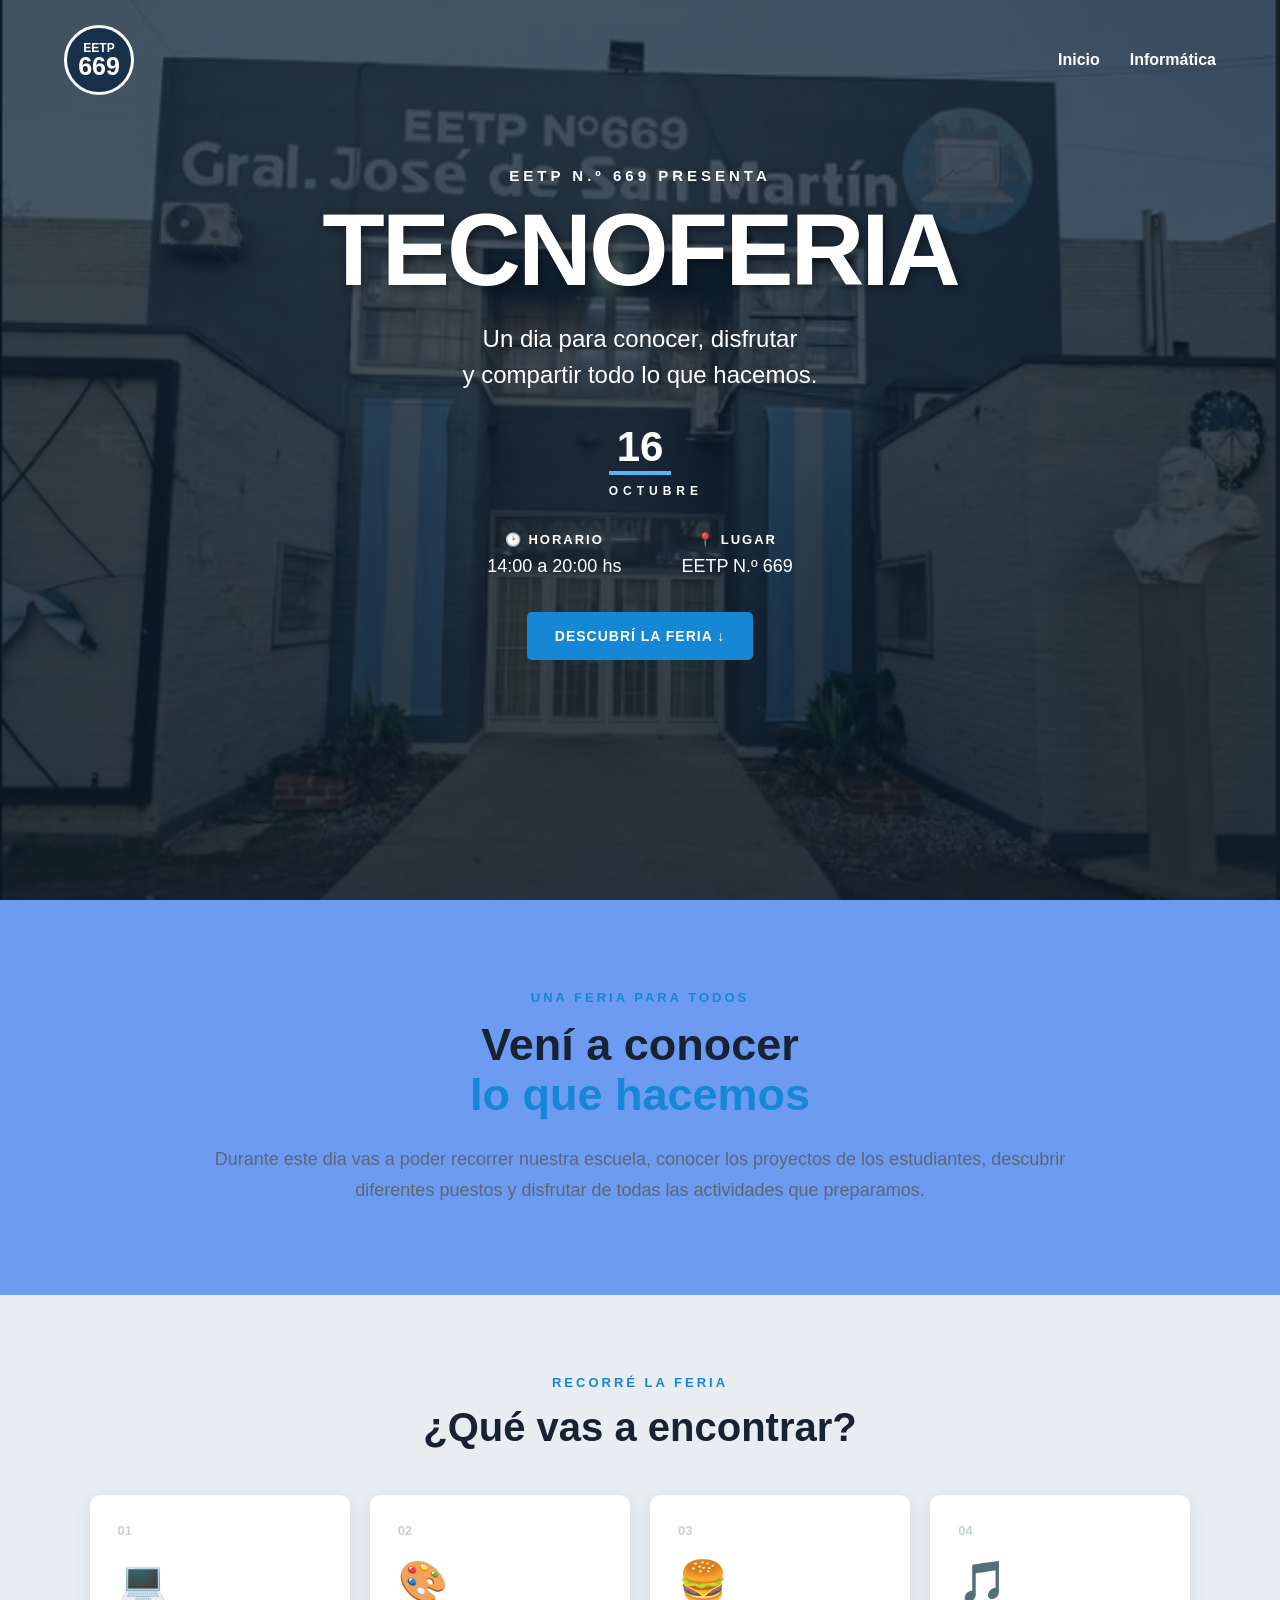
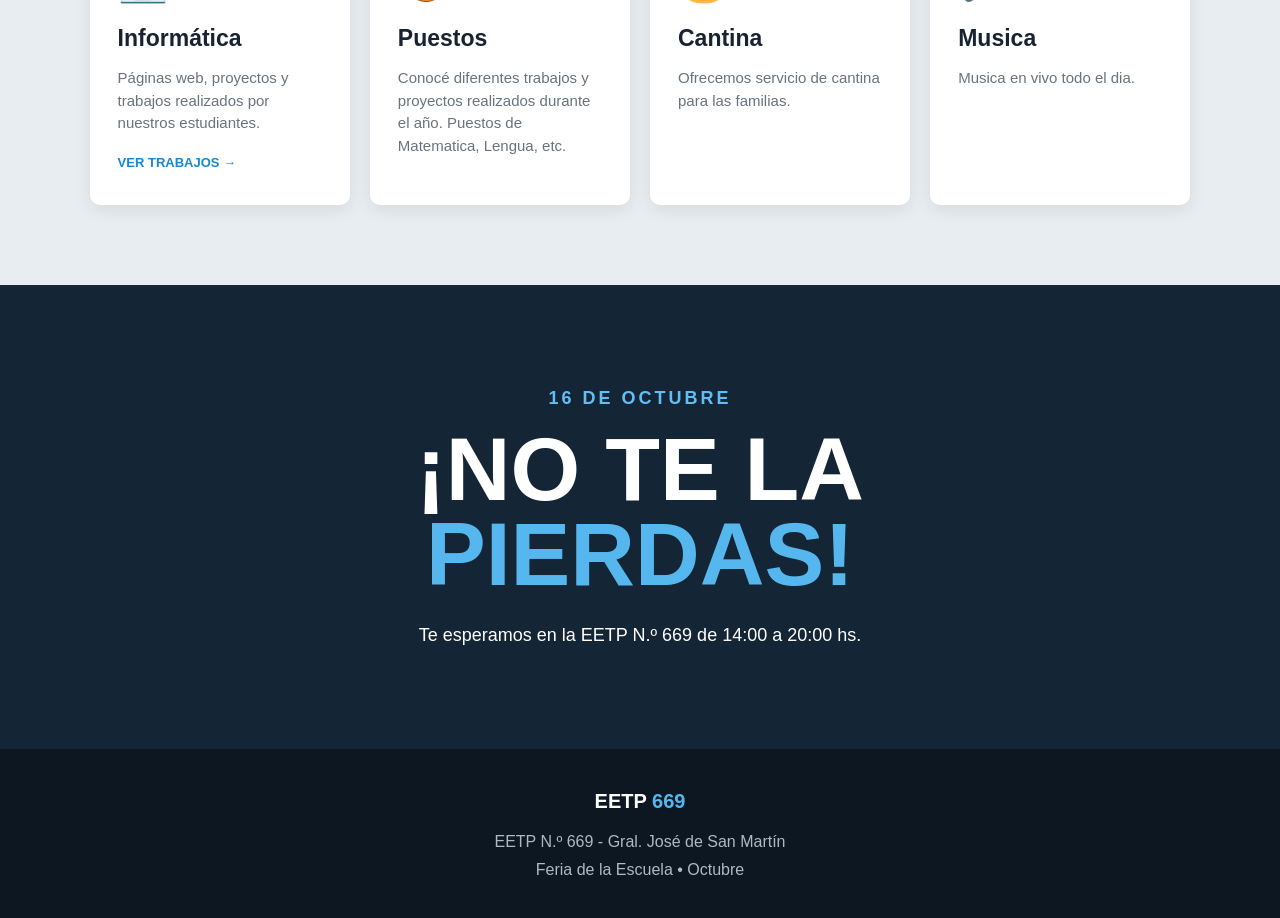
<file: index.html>
<!DOCTYPE html>
<html lang="es">
<head>
    <meta charset="UTF-8">
    <meta name="viewport" content="width=device-width, initial-scale=1.0">

    <title>Feria EETP 669</title>

    <link rel="stylesheet" href="estilos.css">
</head>

<body>

    <!-- ENCABEZADO PRINCIPAL -->
    <header class="hero">

        <div class="fondo"></div>

        <!-- BARRA SUPERIOR -->
        <div class="barra">

            <div class="logo">
                <span>EETP</span>
                <strong>669</strong>
            </div>

            <nav>
                <a href="index.html">Inicio</a>
                <a href="trabajos.html">Informática</a>
            </nav>

        </div>


        <!-- PUBLICIDAD -->
        <div class="publicidad">

            <p class="pequeño">EETP N.º 669 PRESENTA</p>

            <h1>TECNOFERIA</h1>

            <p class="frase">
                Un dia para conocer, disfrutar<br>
                y compartir todo lo que hacemos.
            </p>

            <div class="fecha">
               
                <span>16</span>
                <small>OCTUBRE</small>
            </div>

            <div class="datos-principales">

                <div>
                    <b>🕑 HORARIO</b>
                    <p>14:00 a 20:00 hs</p>
                </div>

                <div>
                    <b>📍 LUGAR</b>
                    <p>EETP N.º 669</p>
                </div>

            </div>

            <a href="#puestos" class="boton">
                DESCUBRÍ LA FERIA ↓
            </a>

        </div>

    </header>


    <!-- CONTENIDO -->
    <main>

        <!-- INTRODUCCIÓN -->
        <section class="bienvenida">

            <p class="etiqueta">UNA FERIA PARA TODOS</p>

            <h2>
                Vení a conocer<br>
                <span>lo que hacemos</span>
            </h2>

            <p>
                Durante este dia vas a poder recorrer nuestra escuela,
                conocer los proyectos de los estudiantes, descubrir diferentes
                puestos y disfrutar de todas las actividades que preparamos.
            </p>

        </section>


        <!-- PUESTOS -->
        <section class="puestos" id="puestos">

            <div class="titulo-seccion">
                <p class="etiqueta">RECORRÉ LA FERIA</p>
                <h2>¿Qué vas a encontrar?</h2>
            </div>


            <div class="tarjetas">

                <article class="tarjeta informatica">
                    <div class="numero">01</div>
                    <div class="icono">💻</div>

                    <h3>Informática</h3>

                    <p>
                        Páginas web, proyectos y trabajos
                        realizados por nuestros estudiantes.
                    </p>

                    <a href="trabajos.html">VER TRABAJOS →</a>
                </article>


                <article class="tarjeta">
                    <div class="numero">02</div>
                    <div class="icono">🎨</div>

                    <h3>Puestos</h3>

                    <p>
                        Conocé diferentes trabajos y proyectos
                        realizados durante el año. Puestos de Matematica, Lengua, etc. 
                    </p>
                </article>


                <article class="tarjeta">
                    <div class="numero">03</div>
                    <div class="icono">🍔</div>

                    <h3>Cantina</h3>

                    <p>
                        Ofrecemos servicio de cantina para las familias.
                    </p>
                </article>


                <article class="tarjeta">
                    <div class="numero">04</div>
                    <div class="icono">🎵</div>

                    <h3>Musica</h3>

                    <p>
                        Musica en vivo todo el dia.
                    </p>
                </article>

            </div>

        </section>


        <!-- LLAMADO FINAL -->
        <section class="final">

            <div>
                <p class="etiqueta"> 16 DE OCTUBRE</p>

                <h2>
                    ¡NO TE LA<br>
                    <span>PIERDAS!</span>
                </h2>

                <p>
                    Te esperamos en la EETP N.º 669
                    de 14:00 a 20:00 hs.
                </p>

            </div>

        </section>

    </main>


    <!-- PIE -->
    <footer>

        <div class="logo-footer">
            EETP <strong>669</strong>
        </div>

        <p>
            EETP N.º 669 - Gral. José de San Martín
        </p>

        <p>
            Feria de la Escuela • Octubre
        </p>

    </footer>

</body>
</html>
</file>
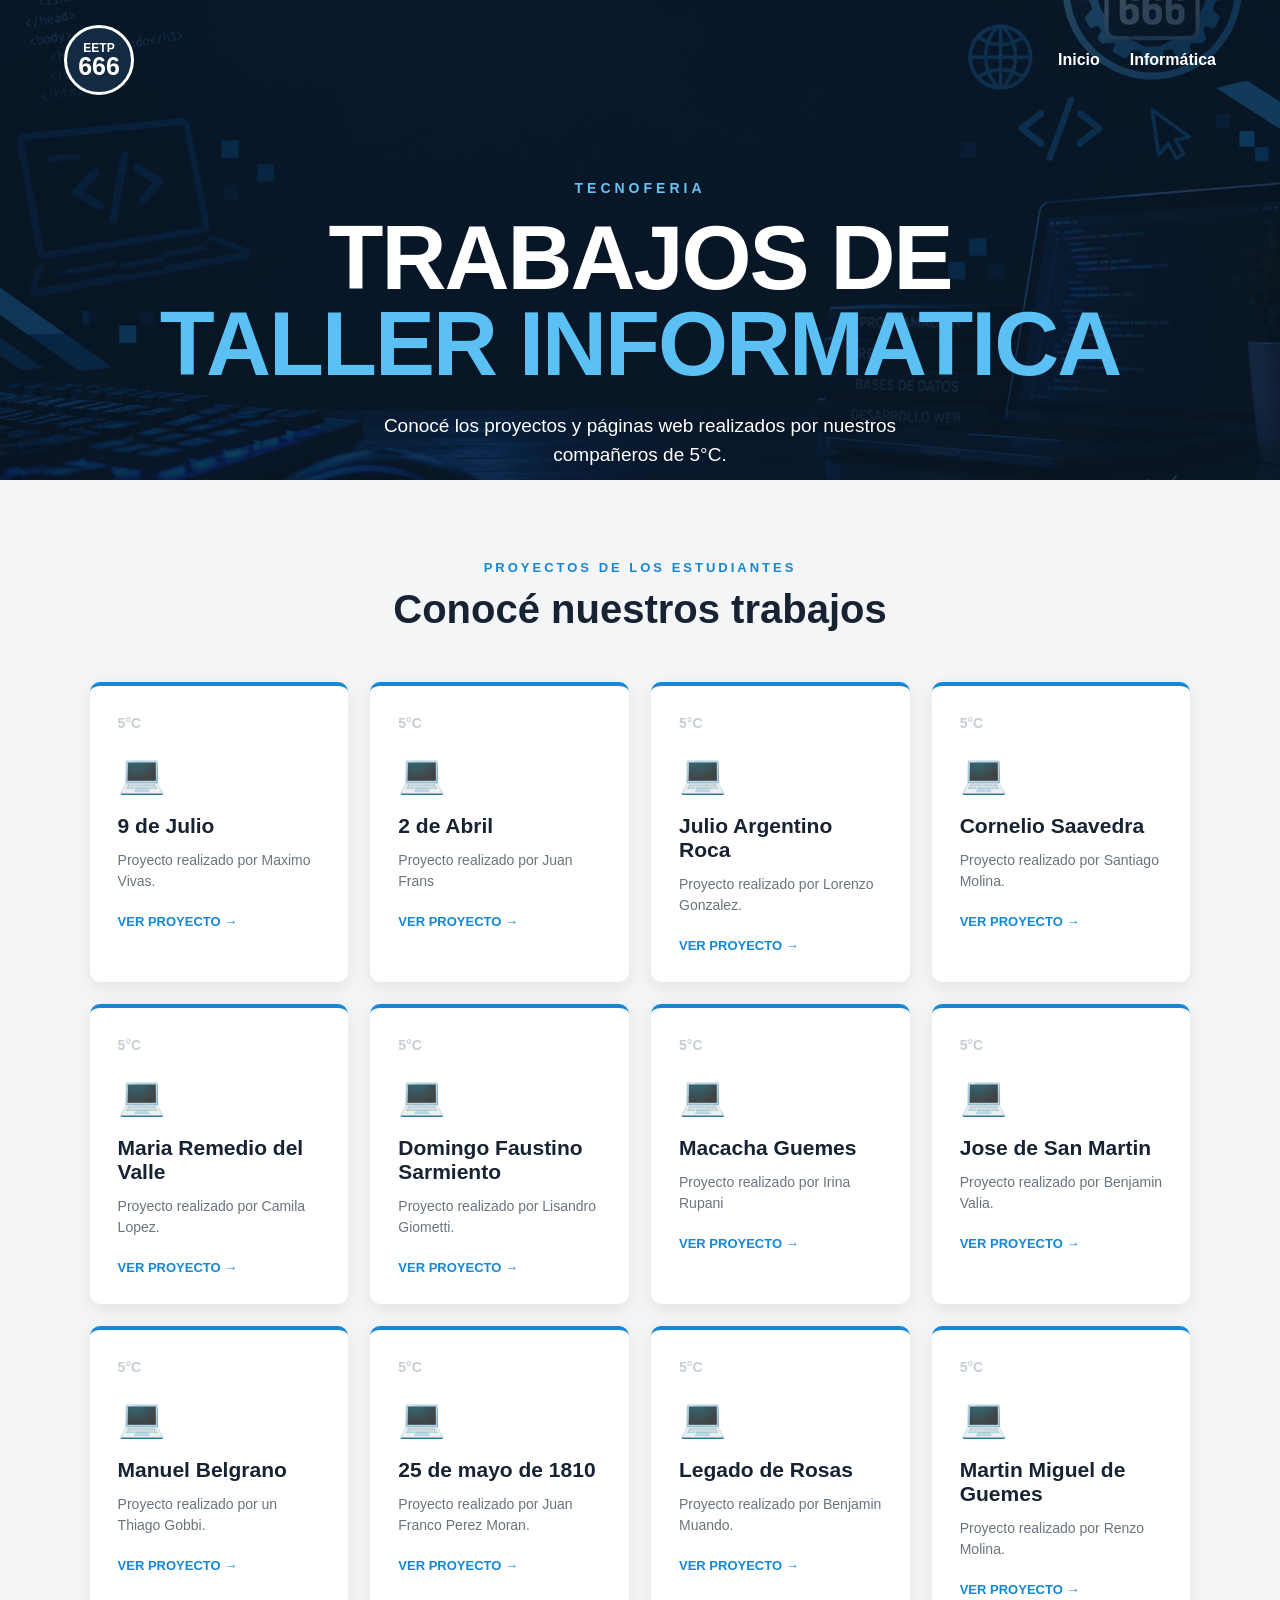
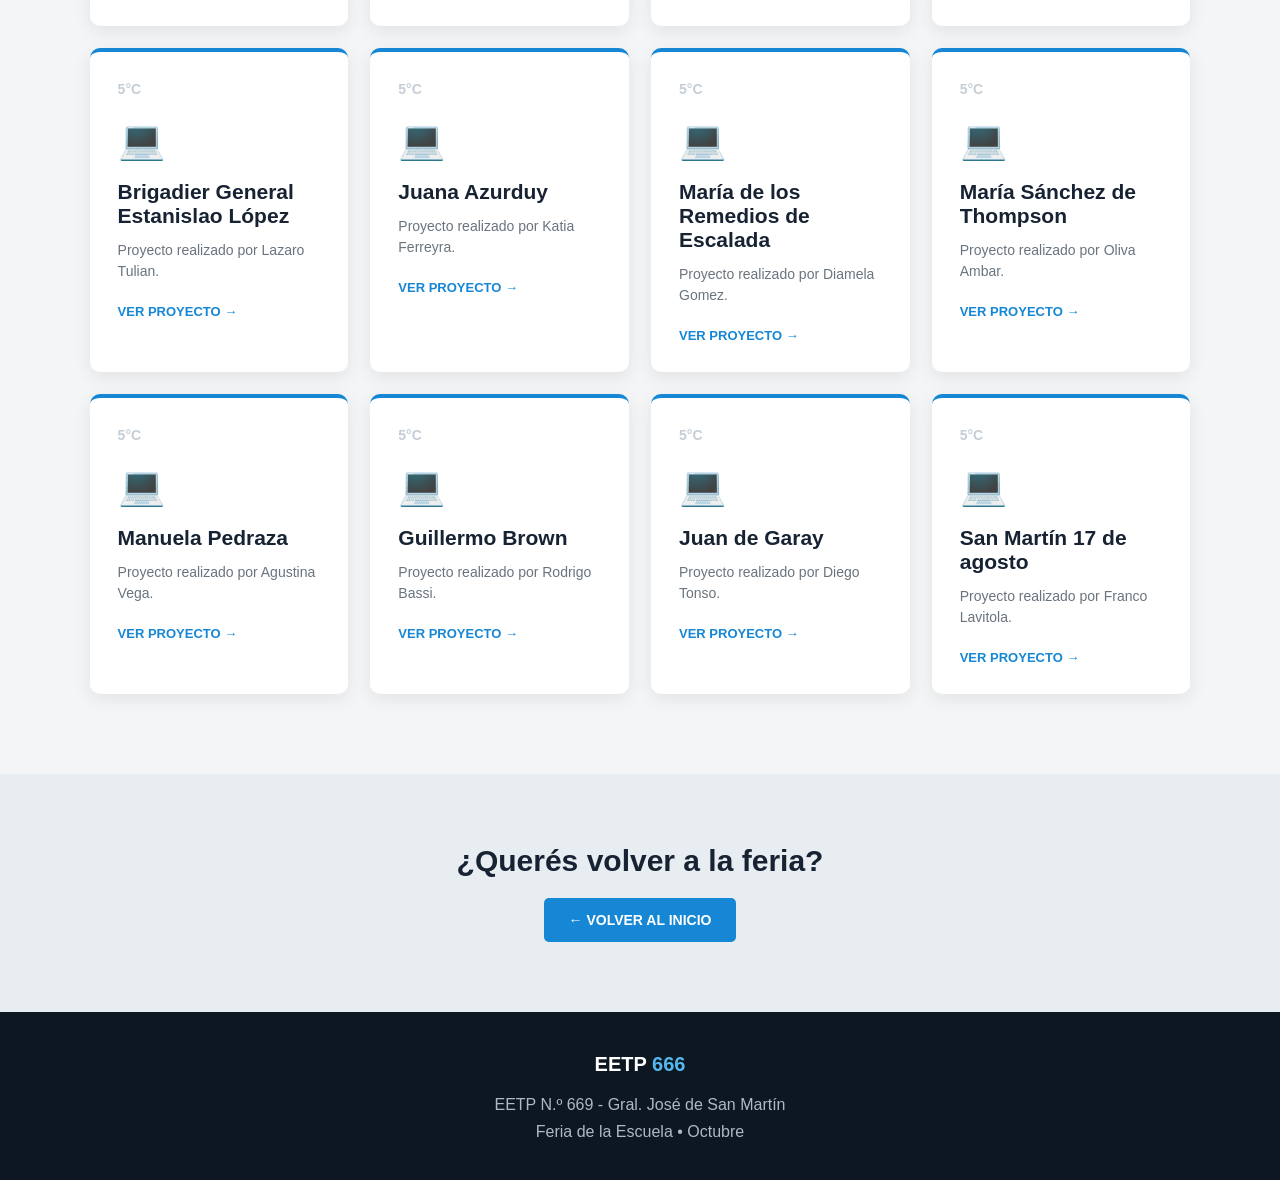
<file: trabajos.html>
<!DOCTYPE html>
<html lang="es">
<head>
    <meta charset="UTF-8">
    <meta name="viewport" content="width=device-width, initial-scale=1.0">

    <title>Trabajos de Taller de Informatica - EETP 669</title>

    <link rel="stylesheet" href="trabajos.css">
</head>

<body>

    <!-- ENCABEZADO -->

    <header class="encabezado">

        <div class="barra">

            <div class="logo">
                <span>EETP</span>
                <strong>666</strong>
            </div>

            <nav>
                <a href="index.html">Inicio</a>
                <a href="trabajos.html">Informática</a>
            </nav>

        </div>


        <div class="titulo">

            <p>TECNOFERIA</p>

            <h1>TRABAJOS DE<br><span>TALLER INFORMATICA</span></h1>

            <p class="descripcion">
                Conocé los proyectos y páginas web
                realizados por nuestros compañeros de 5°C.
            </p>

        </div>

    </header>


    <!-- TRABAJOS -->

    <main>

        <section class="proyectos">

            <div class="encabezado-seccion">

                <p>PROYECTOS DE LOS ESTUDIANTES</p>

                <h2>Conocé nuestros trabajos</h2>

            </div>


            <div class="contenedor-trabajos">


                <!-- TRABAJO 01 -->

                <article class="trabajo">

                    <span class="numero">5°C</span>

                    <div class="icono">💻</div>

                    <h3>9 de Julio</h3>

                    <p>Proyecto realizado por Maximo Vivas.</p>

                    <a href="https://maxiiii-033.github.io/Trabajo-Practico-9-De-Julio-de-1816/index.html" target="_blank">
                        VER PROYECTO →
                    </a>

                </article>


                <!-- TRABAJO 02 -->

                <article class="trabajo">

                    <span class="numero">5°C</span>

                    <div class="icono">💻</div>

                    <h3>2 de Abril</h3>

                    <p>Proyecto realizado por Juan Frans</p>

                    <a href="https://fransjuan154-commits.github.io/2-de-Julioo/index.html" target="_blank">
                        VER PROYECTO →
                    </a>

                </article>


                <!-- TRABAJO 03 -->

                <article class="trabajo">

                    <span class="numero">5°C</span>

                    <div class="icono">💻</div>

                    <h3>Julio Argentino Roca</h3>

                    <p>Proyecto realizado por Lorenzo Gonzalez.</p>

                    <a href="https://lgonz0474-jpg.github.io/roca/" target="_blank">
                        VER PROYECTO →
                    </a>

                </article>


                <!-- TRABAJO 04 -->

                <article class="trabajo">

                    <span class="numero">5°C</span>

                    <div class="icono">💻</div>

                    <h3>Cornelio Saavedra</h3>

                    <p>Proyecto realizado por Santiago Molina.</p>

                    <a href="https://santimolinnna.github.io/oreja/index.html" target="_blank">
                        VER PROYECTO →
                    </a>

                </article>


                <!-- TRABAJO 05 -->

                <article class="trabajo">

                    <span class="numero">5°C</span>

                    <div class="icono">💻</div>

                    <h3>Maria Remedio del Valle</h3>

                    <p>Proyecto realizado por Camila Lopez.</p>

                    <a href="https://camiestefanialopez08-collab.github.io/mrdelvalle/" target="_blank">
                        VER PROYECTO →
                    </a>

                </article>


                <!-- TRABAJO 06 -->

                <article class="trabajo">

                    <span class="numero">5°C</span>

                    <div class="icono">💻</div>

                    <h3>Domingo Faustino Sarmiento</h3>

                    <p>Proyecto realizado por Lisandro Giometti.</p>

                    <a href="PEGAR-LINK-AQUI" target="_blank">
                        VER PROYECTO →
                    </a>

                </article>


                <!-- TRABAJO 07 -->

                <article class="trabajo">

                    <span class="numero">5°C</span>

                    <div class="icono">💻</div>

                    <h3>Macacha Guemes</h3>

                    <p>Proyecto realizado por Irina Rupani</p>

                    <a href="https://irinarupani231-eng.github.io/trabajo-macacha-guemes/" target="_blank">
                        VER PROYECTO →
                    </a>

                </article>


                <!-- TRABAJO 08 -->

                <article class="trabajo">

                    <span class="numero">5°C</span>

                    <div class="icono">💻</div>

                    <h3>Jose de San Martin</h3>

                    <p>Proyecto realizado por Benjamin Valia.</p>

                    <a href="https://benjaminvalia.github.io/SanMartinTaller/" target="_blank">
                        VER PROYECTO →
                    </a>

                </article>


                <!-- TRABAJO 09 -->

                <article class="trabajo">

                    <span class="numero">5°C</span>

                    <div class="icono">💻</div>

                    <h3>Manuel Belgrano</h3>

                    <p>Proyecto realizado por un Thiago Gobbi.</p>

                    <a href="https://thiagotrabajorpro-ctrl.github.io/belgrano-pagina/legado.html#top" target="_blank">
                        VER PROYECTO →
                    </a>

                </article>


                <!-- TRABAJO 10 -->

                <article class="trabajo">

                    <span class="numero">5°C</span>

                    <div class="icono">💻</div>

                    <h3>25 de mayo de 1810</h3>

                    <p>Proyecto realizado por Juan Franco Perez Moran.</p>

                    <a href="https://sanguchito465.github.io/TP_25-de-Mayo/" target="_blank">
                        VER PROYECTO →
                    </a>

                </article>


                <!-- TRABAJO 11 -->

                <article class="trabajo">

                    <span class="numero">5°C</span>

                    <div class="icono">💻</div>

                    <h3>Legado de Rosas</h3>

                    <p>Proyecto realizado por Benjamin Muando.</p>

                    <a href="https://benjaminmuando.github.io/ROSASPARTE2/legado.html" target="_blank">
                        VER PROYECTO →
                    </a>

                </article>


                <!-- TRABAJO 12 -->

                <article class="trabajo">

                    <span class="numero">5°C</span>

                    <div class="icono">💻</div>

                    <h3>Martin Miguel de Guemes</h3>

                    <p>Proyecto realizado por Renzo Molina.</p>

                    <a href="PEGAR-LINK-AQUI" target="_blank">
                        VER PROYECTO →
                    </a>

                </article>


                <!-- TRABAJO 13 -->

                <article class="trabajo">

                    <span class="numero">5°C</span>

                    <div class="icono">💻</div>

                    <h3>Brigadier General Estanislao López</h3>

                    <p>Proyecto realizado por Lazaro Tulian.</p>

                    <a href="PEGAR-LINK-AQUI" target="_blank">
                        VER PROYECTO →
                    </a>

                </article>


                <!-- TRABAJO 14 -->

                <article class="trabajo">

                    <span class="numero">5°C</span>

                    <div class="icono">💻</div>

                    <h3>Juana Azurduy</h3>

                    <p>Proyecto realizado por Katia Ferreyra.</p>

                    <a href="PEGAR-LINK-AQUI" target="_blank">
                        VER PROYECTO →
                    </a>

                </article>


                <!-- TRABAJO 15 -->

                <article class="trabajo">

                    <span class="numero">5°C</span>

                    <div class="icono">💻</div>

                    <h3>María de los Remedios de Escalada</h3>

                    <p>Proyecto realizado por Diamela Gomez.</p>

                    <a href="PEGAR-LINK-AQUI" target="_blank">
                        VER PROYECTO →
                    </a>

                </article>


                <!-- TRABAJO 16 -->

                <article class="trabajo">

                    <span class="numero">5°C</span>

                    <div class="icono">💻</div>

                    <h3>María Sánchez de Thompson</h3>

                    <p>Proyecto realizado por Oliva Ambar.</p>

                    <a href="PEGAR-LINK-AQUI" target="_blank">
                        VER PROYECTO →
                    </a>

                </article>


                <!-- TRABAJO 17 -->

                <article class="trabajo">

                    <span class="numero">5°C</span>

                    <div class="icono">💻</div>

                    <h3>Manuela Pedraza</h3>

                    <p>Proyecto realizado por Agustina Vega.</p>

                    <a href="PEGAR-LINK-AQUI" target="_blank">
                        VER PROYECTO →
                    </a>

                </article>


                <!-- TRABAJO 18 -->

                <article class="trabajo">

                    <span class="numero">5°C</span>

                    <div class="icono">💻</div>

                    <h3>Guillermo Brown</h3>

                    <p>Proyecto realizado por Rodrigo Bassi.</p>

                    <a href="https://catnight-moon.github.io/guillermo-brown2.0/" target="_blank">
                        VER PROYECTO →
                    </a>

                </article>


                <!-- TRABAJO 19 -->

                <article class="trabajo">

                    <span class="numero">5°C</span>

                    <div class="icono">💻</div>

                    <h3>Juan de Garay</h3>

                    <p>Proyecto realizado por Diego Tonso.</p>

                    <a href="PEGAR-LINK-AQUI" target="_blank">
                        VER PROYECTO →
                    </a>

                </article>


                <!-- TRABAJO 20 -->

                <article class="trabajo">

                    <span class="numero">5°C</span>

                    <div class="icono">💻</div>

                    <h3>San Martín  17 de agosto</h3>

                    <p>Proyecto realizado por Franco Lavitola.</p>

                    <a href="PEGAR-LINK-AQUI" target="_blank">
                        VER PROYECTO →
                    </a>

                </article>


            </div>

        </section>


        <!-- VOLVER -->

        <section class="volver">

            <h2>¿Querés volver a la feria?</h2>

            <a href="index.html">
                ← VOLVER AL INICIO
            </a>

        </section>

    </main>


    <footer>

        <div class="logo-footer">
            EETP <strong>666</strong>
        </div>

        <p>EETP N.º 669 - Gral. José de San Martín</p>

        <p>Feria de la Escuela • Octubre</p>

    </footer>

</body>
</html>
</file>
<file: estilos.css>
/* =========================
   CONFIGURACIÓN GENERAL
========================= */

* {
    margin: 0;
    padding: 0;
    box-sizing: border-box;
}

html {
    scroll-behavior: smooth;
}

body {
    font-family: Arial, Helvetica, sans-serif;
    background-color: #6c9bf1;
    color: #172333;
}

a {
    text-decoration: none;
}


/* =========================
   PUBLICIDAD PRINCIPAL
========================= */

.hero {
    min-height: 100vh;
    position: relative;
    overflow: hidden;
    color: white;
}


/* FOTO DE FONDO */

.fondo {
    position: absolute;
    inset: 0;

    background-image:
        linear-gradient(
            rgba(10, 25, 40, 0.68),
            rgba(10, 25, 40, 0.78)
        ),
        url("imagenes/fondologo.png");

    background-size: cover;
    background-position: center;

    z-index: -1;
}


/* =========================
   BARRA SUPERIOR
========================= */

.barra {
    width: 90%;
    margin: auto;

    padding-top: 25px;

    display: flex;
    align-items: center;
    justify-content: space-between;
}


/* LOGO */

.logo {
    width: 70px;
    height: 70px;

    border: 3px solid white;
    border-radius: 50%;

    background-color: rgba(20, 45, 70, 0.9);

    display: flex;
    flex-direction: column;
    align-items: center;
    justify-content: center;

    line-height: 1;
}

.logo span {
    font-size: 12px;
    font-weight: bold;
}

.logo strong {
    font-size: 25px;
}


/* MENU */

nav {
    display: flex;
    gap: 30px;
}

nav a {
    color: white;
    font-size: 16px;
    font-weight: bold;
}

nav a:hover {
    color: #70c5ff;
}


/* =========================
   TEXTO PUBLICITARIO
========================= */

.publicidad {
    width: 90%;
    margin: auto;

    text-align: center;

    padding-top: 8vh;
    padding-bottom: 60px;
}


.pequeño {
    font-size: 15px;
    letter-spacing: 4px;
    font-weight: bold;

    margin-bottom: 20px;
}


/* TITULO */

.publicidad h1 {
    font-size: clamp(50px, 8vw, 105px);

    line-height: 0.9;

    letter-spacing: -3px;

    margin-bottom: 25px;

    text-shadow: 3px 3px 10px rgba(0,0,0,0.4);
}


/* FRASE */

.frase {
    font-size: clamp(17px, 2vw, 24px);

    line-height: 1.5;

    margin-bottom: 30px;
}


/* =========================
   FECHA
========================= */

.fecha {
    display: flex;

    justify-content: center;
    align-items: center;

    gap: 18px;

    position: relative;

    margin: 25px auto;

    width: fit-content;
}

.fecha span {
    font-size: 42px;
    font-weight: bold;

    border-bottom: 4px solid #54b7f5;

    padding: 0 8px;
}

.fecha small {
    position: absolute;

    bottom: -23px;

    width: 100%;

    font-size: 12px;
    letter-spacing: 5px;
    font-weight: bold;
}


/* =========================
   DATOS
========================= */

.datos-principales {
    display: flex;

    justify-content: center;

    gap: 60px;

    margin-top: 55px;
}

.datos-principales b {
    font-size: 13px;
    letter-spacing: 2px;
}

.datos-principales p {
    margin-top: 8px;

    font-size: 18px;
}


/* =========================
   BOTONES
========================= */

.boton {
    display: inline-block;

    margin-top: 35px;

    padding: 16px 28px;

    background-color: #1687d4;

    color: white;

    border-radius: 5px;

    font-size: 14px;
    font-weight: bold;

    letter-spacing: 1px;

    transition: 0.3s;
}

.boton:hover {
    background-color: #0d659f;

    transform: translateY(-3px);
}


/* =========================
   BIENVENIDA
========================= */

.bienvenida {
    width: 80%;

    max-width: 900px;

    margin: auto;

    text-align: center;

    padding: 90px 0;
}

.etiqueta {
    color: #1687d4;

    font-size: 13px;

    font-weight: bold;

    letter-spacing: 3px;

    margin-bottom: 15px;
}

.bienvenida h2 {
    font-size: 45px;

    line-height: 1.1;

    margin-bottom: 25px;
}

.bienvenida h2 span {
    color: #1687d4;
}

.bienvenida > p:last-child {
    color: #5d6772;

    font-size: 18px;

    line-height: 1.7;
}


/* =========================
   SECCIÓN PUESTOS
========================= */

.puestos {
    background-color: #e8edf2;

    padding: 80px 7%;
}

.titulo-seccion {
    text-align: center;

    margin-bottom: 45px;
}

.titulo-seccion h2 {
    font-size: 40px;
}


/* TARJETAS */

.tarjetas {
    display: grid;

    grid-template-columns: repeat(4, 1fr);

    gap: 20px;

    max-width: 1200px;

    margin: auto;
}

.tarjeta {
    background-color: white;

    min-height: 310px;

    padding: 28px;

    border-radius: 10px;

    position: relative;

    box-shadow: 0 5px 18px rgba(0,0,0,0.08);

    transition: 0.3s;
}

.tarjeta:hover {
    transform: translateY(-8px);

    box-shadow: 0 12px 25px rgba(0,0,0,0.15);
}


/* NUMERO */

.numero {
    color: #c8d1da;

    font-size: 13px;

    font-weight: bold;

    margin-bottom: 20px;
}


/* ICONO */

.icono {
    font-size: 40px;

    margin-bottom: 20px;
}


.tarjeta h3 {
    font-size: 23px;

    margin-bottom: 15px;
}

.tarjeta p {
    color: #69737d;

    line-height: 1.5;

    font-size: 15px;
}

.tarjeta a {
    display: inline-block;

    margin-top: 20px;

    color: #1687d4;

    font-size: 13px;

    font-weight: bold;
}


/* =========================
   SECCIÓN FINAL
========================= */

.final {
    background-color: #142536;

    color: white;

    text-align: center;

    padding: 100px 10%;
}

.final .etiqueta {
    color: #62bdf3;
}

.final h2 {
    font-size: clamp(50px, 7vw, 90px);

    line-height: 0.95;

    margin-bottom: 25px;
}

.final h2 span {
    color: #55b7ee;
}

.final p {
    font-size: 18px;

    line-height: 1.5;
}


/* =========================
   FOOTER
========================= */

footer {
    background-color: #0c1722;

    color: #aeb9c4;

    text-align: center;

    padding: 35px 10%;

    line-height: 1.7;
}

.logo-footer {
    color: white;

    font-size: 20px;

    font-weight: bold;

    margin-bottom: 10px;
}

.logo-footer strong {
    color: #55b7ee;
}


/* =========================
   CELULAR
========================= */

@media (max-width: 800px) {

    .hero {
        min-height: auto;
    }

    .barra {
        flex-direction: column;

        gap: 20px;
    }

    nav {
        gap: 18px;
    }

    nav a {
        font-size: 14px;
    }

    .publicidad {
        padding-top: 60px;
    }

    .publicidad h1 {
        letter-spacing: -1px;
    }

    .datos-principales {
        flex-direction: column;

        gap: 20px;
    }

    .tarjetas {
        grid-template-columns: 1fr 1fr;
    }

    .bienvenida h2 {
        font-size: 35px;
    }
}


@media (max-width: 550px) {

    .barra {
        width: 90%;
    }

    .logo {
        width: 60px;
        height: 60px;
    }

    .logo strong {
        font-size: 21px;
    }

    .publicidad {
        width: 92%;

        padding-top: 50px;
    }

    .pequeño {
        font-size: 11px;

        letter-spacing: 2px;
    }

    .publicidad h1 {
        font-size: 48px;
    }

    .frase {
        font-size: 16px;
    }

    .fecha {
        gap: 8px;
    }

    .fecha span {
        font-size: 32px;
    }

    .datos-principales p {
        font-size: 16px;
    }

    .bienvenida {
        width: 88%;

        padding: 65px 0;
    }

    .bienvenida h2 {
        font-size: 32px;
    }

    .puestos {
        padding: 60px 7%;
    }

    .titulo-seccion h2 {
        font-size: 32px;
    }

    .tarjetas {
        grid-template-columns: 1fr;
    }

    .final {
        padding: 80px 8%;
    }

    .final h2 {
        font-size: 55px;
    }

}
</file>
<file: trabajos.css>
/* =========================
   CONFIGURACIÓN GENERAL
========================= */

* {
    margin: 0;
    padding: 0;
    box-sizing: border-box;
}

html {
    scroll-behavior: smooth;
}

body {
    font-family: Arial, Helvetica, sans-serif;
    background-color: #f4f5f7;
    color: #172333;
}

a {
    text-decoration: none;
}


/* =========================
   ENCABEZADO
========================= */

.encabezado {
    min-height: 480px;

    color: white;

    background-image:
        linear-gradient(
            rgba(10, 25, 40, 0.75),
            rgba(10, 25, 40, 0.80)
        ),
        url("imagenes/fondoinformatica.png");

    background-size: cover;
    background-position: center;
}


/* =========================
   BARRA
========================= */

.barra {
    width: 90%;

    margin: auto;

    padding-top: 25px;

    display: flex;

    justify-content: space-between;

    align-items: center;
}


/* LOGO */

.logo {
    width: 70px;
    height: 70px;

    border: 3px solid white;

    border-radius: 50%;

    background-color: rgba(20, 45, 70, 0.9);

    display: flex;

    flex-direction: column;

    align-items: center;

    justify-content: center;

    line-height: 1;
}

.logo span {
    font-size: 12px;
    font-weight: bold;
}

.logo strong {
    font-size: 25px;
}


/* MENU */

nav {
    display: flex;

    gap: 30px;
}

nav a {
    color: white;

    font-size: 16px;

    font-weight: bold;
}

nav a:hover {
    color: #65c1f5;
}


/* =========================
   TITULO
========================= */

.titulo {
    width: 90%;

    max-width: 1000px;

    margin: auto;

    text-align: center;

    padding-top: 85px;
}

.titulo > p:first-child {
    color: #67c2f5;

    font-size: 14px;

    font-weight: bold;

    letter-spacing: 4px;

    margin-bottom: 20px;
}

.titulo h1 {
    font-size: clamp(50px, 8vw, 90px);

    line-height: 0.95;

    letter-spacing: -2px;

    margin-bottom: 25px;
}

.titulo h1 span {
    color: #5bc0f3;
}

.descripcion {
    font-size: 19px;

    line-height: 1.5;

    max-width: 600px;

    margin: auto;
}


/* =========================
   PROYECTOS
========================= */

.proyectos {
    padding: 80px 7%;
}


/* TITULO DE SECCIÓN */

.encabezado-seccion {
    text-align: center;

    margin-bottom: 50px;
}

.encabezado-seccion p {
    color: #1687d4;

    font-size: 13px;

    font-weight: bold;

    letter-spacing: 3px;

    margin-bottom: 12px;
}

.encabezado-seccion h2 {
    font-size: 40px;
}


/* =========================
   GRID DE TRABAJOS
========================= */

.contenedor-trabajos {
    max-width: 1200px;

    margin: auto;

    display: grid;

    grid-template-columns: repeat(4, 1fr);

    gap: 22px;
}


/* =========================
   TARJETAS
========================= */

.trabajo {
    background-color: white;

    min-height: 280px;

    padding: 28px;

    border-radius: 10px;

    position: relative;

    box-shadow: 0 5px 18px rgba(0,0,0,0.08);

    border-top: 4px solid #1687d4;

    transition: 0.3s;
}

.trabajo:hover {
    transform: translateY(-7px);

    box-shadow: 0 12px 25px rgba(0,0,0,0.15);
}


/* NUMERO */

.numero {
    color: #c5ced7;

    font-size: 14px;

    font-weight: bold;
}


/* ICONO */

.icono {
    font-size: 38px;

    margin-top: 20px;

    margin-bottom: 18px;
}


/* TITULO */

.trabajo h3 {
    font-size: 21px;

    margin-bottom: 12px;
}


/* DESCRIPCIÓN */

.trabajo p {
    color: #69747e;

    font-size: 14px;

    line-height: 1.5;
}


/* BOTÓN */

.trabajo a {
    display: inline-block;

    margin-top: 22px;

    color: #1687d4;

    font-size: 13px;

    font-weight: bold;
}

.trabajo a:hover {
    color: #0d5795;
}


/* =========================
   VOLVER
========================= */

.volver {
    background-color: #e8edf2;

    text-align: center;

    padding: 70px 10%;
}

.volver h2 {
    font-size: 30px;

    margin-bottom: 20px;
}

.volver a {
    display: inline-block;

    padding: 14px 25px;

    background-color: #1687d4;

    color: white;

    border-radius: 5px;

    font-weight: bold;

    font-size: 14px;
}

.volver a:hover {
    background-color: #0d659f;
}


/* =========================
   FOOTER
========================= */

footer {
    background-color: #0c1722;

    color: #aeb9c4;

    text-align: center;

    padding: 35px 10%;

    line-height: 1.7;
}

.logo-footer {
    color: white;

    font-size: 20px;

    font-weight: bold;

    margin-bottom: 10px;
}

.logo-footer strong {
    color: #55b7ee;
}


/* =========================
   TABLET
========================= */

@media (max-width: 950px) {

    .contenedor-trabajos {
        grid-template-columns: repeat(2, 1fr);
    }

}


/* =========================
   CELULAR
========================= */

@media (max-width: 600px) {

    .barra {
        flex-direction: column;

        gap: 20px;
    }

    nav {
        gap: 18px;
    }

    nav a {
        font-size: 14px;
    }

    .titulo {
        padding-top: 60px;
    }

    .titulo h1 {
        font-size: 48px;
    }

    .descripcion {
        font-size: 16px;
    }

    .proyectos {
        padding: 60px 7%;
    }

    .encabezado-seccion h2 {
        font-size: 32px;
    }

    .contenedor-trabajos {
        grid-template-columns: 1fr;
    }

}
</file>
